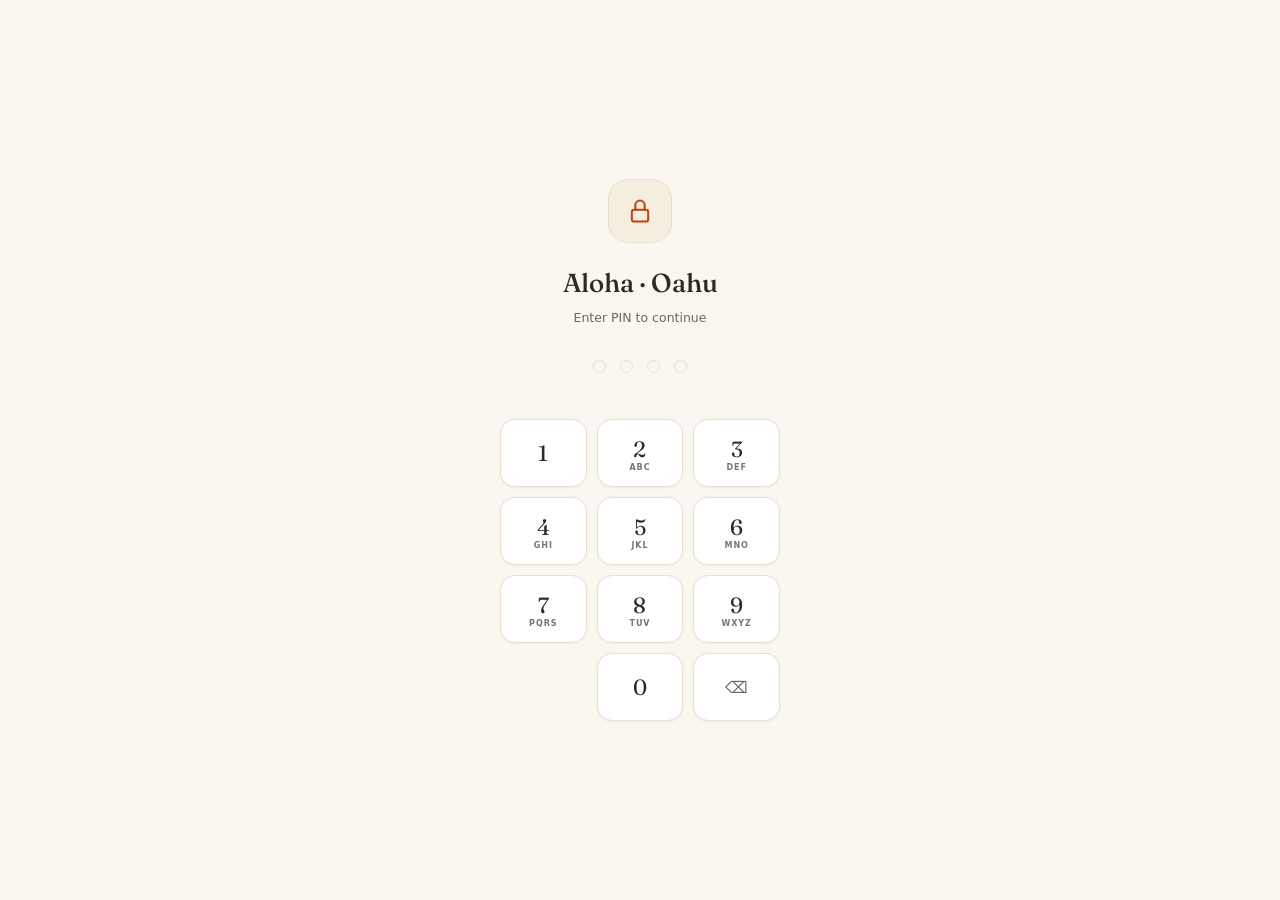
<file: index.html>
<!DOCTYPE html>
<html lang="en">
<head>
<meta charset="UTF-8">
<meta name="viewport" content="width=device-width,initial-scale=1,maximum-scale=5,viewport-fit=cover">
<meta name="apple-mobile-web-app-capable" content="yes">
<meta name="apple-mobile-web-app-status-bar-style" content="default">
<meta name="apple-mobile-web-app-title" content="Aloha Oahu">
<meta name="theme-color" content="#faf6f0">
<title>Aloha · Oahu</title>
<link href="https://fonts.googleapis.com/css2?family=Fraunces:ital,opsz,wght@0,9..144,400..600;1,9..144,400..500&display=swap" rel="stylesheet">
<link rel="stylesheet" href="css/style.css">
</head>
<body>

<!-- PIN LOCK SCREEN -->
<div id="lockscreen">
  <div class="lock-icon">
    <svg xmlns="http://www.w3.org/2000/svg" width="28" height="28" viewBox="0 0 24 24" fill="none" stroke="currentColor" stroke-width="1.75" stroke-linecap="round" stroke-linejoin="round"><rect x="5" y="11" width="14" height="10" rx="2"/><path d="M8 11v-4a4 4 0 0 1 8 0v4"/></svg>
  </div>
  <div class="lock-title">Aloha · Oahu</div>
  <div class="lock-sub">Enter PIN to continue</div>
  <div class="pin-dots" id="pinDots">
    <div class="pin-dot" id="d0"></div>
    <div class="pin-dot" id="d1"></div>
    <div class="pin-dot" id="d2"></div>
    <div class="pin-dot" id="d3"></div>
  </div>
  <div class="lock-error" id="lockError">Incorrect PIN — try again</div>
  <div class="pin-pad">
    <button class="pin-key" data-n="1">1<span class="key-sub"></span></button>
    <button class="pin-key" data-n="2">2<span class="key-sub">ABC</span></button>
    <button class="pin-key" data-n="3">3<span class="key-sub">DEF</span></button>
    <button class="pin-key" data-n="4">4<span class="key-sub">GHI</span></button>
    <button class="pin-key" data-n="5">5<span class="key-sub">JKL</span></button>
    <button class="pin-key" data-n="6">6<span class="key-sub">MNO</span></button>
    <button class="pin-key" data-n="7">7<span class="key-sub">PQRS</span></button>
    <button class="pin-key" data-n="8">8<span class="key-sub">TUV</span></button>
    <button class="pin-key" data-n="9">9<span class="key-sub">WXYZ</span></button>
    <button class="pin-key empty" disabled></button>
    <button class="pin-key" data-n="0">0</button>
    <button class="pin-key del" id="pinDel">&#x232B;</button>
  </div>
</div>

<div id="app" style="display:none">
<div class="topbar">
  <div class="topbar-inner">
    <div class="brand"><div class="brand-pip"></div> Aloha · Oahu</div>
    <button class="menu-btn" id="menubtn" aria-label="Menu"><svg xmlns="http://www.w3.org/2000/svg" width="20" height="20" viewBox="0 0 24 24" fill="none" stroke="currentColor" stroke-width="1.75" stroke-linecap="round" stroke-linejoin="round"><path stroke="none" d="M0 0h24v24H0z" fill="none"/><path d="M5 12m-1 0a1 1 0 1 0 2 0a1 1 0 1 0 -2 0"/><path d="M12 12m-1 0a1 1 0 1 0 2 0a1 1 0 1 0 -2 0"/><path d="M19 12m-1 0a1 1 0 1 0 2 0a1 1 0 1 0 -2 0"/></svg></button>
  </div>
</div>
<main id="main"></main>
<nav class="botnav">
  <button class="navbtn" data-page="today"><svg xmlns="http://www.w3.org/2000/svg" width="22" height="22" viewBox="0 0 24 24" fill="none" stroke="currentColor" stroke-width="1.75" stroke-linecap="round" stroke-linejoin="round"><path stroke="none" d="M0 0h24v24H0z" fill="none"/><path d="M12 12m-4 0a4 4 0 1 0 8 0a4 4 0 1 0 -8 0"/><path d="M3 12h1m8 -9v1m8 8h1m-9 8v1m-6.4 -15.4l.7 .7m12.1 -.7l-.7 .7m0 11.4l.7 .7m-12.1 -.7l-.7 .7"/></svg><span class="nlbl">Today</span></button>
  <button class="navbtn" data-page="trip"><svg xmlns="http://www.w3.org/2000/svg" width="22" height="22" viewBox="0 0 24 24" fill="none" stroke="currentColor" stroke-width="1.75" stroke-linecap="round" stroke-linejoin="round"><path stroke="none" d="M0 0h24v24H0z" fill="none"/><path d="M12 18.5l-3 -1.5l-6 3v-13l6 -3l6 3l6 -3v7.5"/><path d="M9 4.5v13"/><path d="M15 7.5v5.5"/><path d="M21.121 20.121a3 3 0 1 0 -4.242 0c.418 .419 1.125 1.045 2.121 1.879c1.051 -.89 1.759 -1.516 2.121 -1.879z"/><path d="M19 18v.01"/></svg><span class="nlbl">Trip</span></button>
  <button class="navbtn" data-page="bookings"><svg xmlns="http://www.w3.org/2000/svg" width="22" height="22" viewBox="0 0 24 24" fill="none" stroke="currentColor" stroke-width="1.75" stroke-linecap="round" stroke-linejoin="round"><path stroke="none" d="M0 0h24v24H0z" fill="none"/><path d="M9 11l3 3l8 -8"/><path d="M20 12v6a2 2 0 0 1 -2 2h-12a2 2 0 0 1 -2 -2v-12a2 2 0 0 1 2 -2h9"/></svg><span class="nlbl">Book</span></button>
  <button class="navbtn" data-page="food"><svg xmlns="http://www.w3.org/2000/svg" width="22" height="22" viewBox="0 0 24 24" fill="none" stroke="currentColor" stroke-width="1.75" stroke-linecap="round" stroke-linejoin="round"><path stroke="none" d="M0 0h24v24H0z" fill="none"/><path d="M4 11h16a1 1 0 0 1 1 1v.5c0 1.5 -2.517 5.573 -4 6.5v1a1 1 0 0 1 -1 1h-8a1 1 0 0 1 -1 -1v-1c-1.687 -1.054 -4 -5 -4 -6.5v-.5a1 1 0 0 1 1 -1z"/><path d="M12 3l0 8"/><path d="M9 6l3 -3l3 3"/></svg><span class="nlbl">Food</span></button>
  <button class="navbtn" data-page="costco"><svg xmlns="http://www.w3.org/2000/svg" width="22" height="22" viewBox="0 0 24 24" fill="none" stroke="currentColor" stroke-width="1.75" stroke-linecap="round" stroke-linejoin="round"><path stroke="none" d="M0 0h24v24H0z" fill="none"/><path d="M6 19m-2 0a2 2 0 1 0 4 0a2 2 0 1 0 -4 0"/><path d="M17 19m-2 0a2 2 0 1 0 4 0a2 2 0 1 0 -4 0"/><path d="M17 17h-11v-14h-2"/><path d="M6 5l14 1l-1 7h-13"/></svg><span class="nlbl">Costco</span></button>
</nav>
<div class="overlay" id="overlay"></div>
<div class="menusheet" id="msheet">
  <div class="menuhandle"></div>
  <ul class="menulist">
    <li class="menuitem" data-action="reset-costco"><svg xmlns="http://www.w3.org/2000/svg" width="18" height="18" viewBox="0 0 24 24" fill="none" stroke="currentColor" stroke-width="1.75" stroke-linecap="round" stroke-linejoin="round"><path stroke="none" d="M0 0h24v24H0z" fill="none"/><path d="M20 11a8.1 8.1 0 0 0 -15.5 -2m-.5 -4v4h4"/><path d="M4 13a8.1 8.1 0 0 0 15.5 2m.5 4v-4h-4"/></svg> Reset Costco list</li>
    <li class="menuitem" data-action="reset-bookings"><svg xmlns="http://www.w3.org/2000/svg" width="18" height="18" viewBox="0 0 24 24" fill="none" stroke="currentColor" stroke-width="1.75" stroke-linecap="round" stroke-linejoin="round"><path stroke="none" d="M0 0h24v24H0z" fill="none"/><path d="M20 11a8.1 8.1 0 0 0 -15.5 -2m-.5 -4v4h4"/><path d="M4 13a8.1 8.1 0 0 0 15.5 2m.5 4v-4h-4"/></svg> Reset bookings</li>
    <li class="menuitem" data-action="about"><svg xmlns="http://www.w3.org/2000/svg" width="18" height="18" viewBox="0 0 24 24" fill="none" stroke="currentColor" stroke-width="1.75" stroke-linecap="round" stroke-linejoin="round"><path stroke="none" d="M0 0h24v24H0z" fill="none"/><path d="M3 12a9 9 0 1 0 18 0a9 9 0 0 0 -18 0"/><path d="M12 9h.01"/><path d="M11 12h1v4h1"/></svg> About this app</li>
  </ul>
</div>
</div><!-- /#app -->

<script src="js/data.js"></script>
<script src="js/app.js"></script>
</body>
</html>
</file>
<file: css/style.css>
:root{
  --bg:#faf6f0;--bg-card:#fff;--bg-soft:#f4ede0;
  --ink:#2d2a26;--ink-soft:#6b6660;--ink-faint:#7a7470;
  --line:#e8dfd0;--line-soft:#f0e8d8;
  --accent:#c2410c;
  --gold:#7a5800;--palm:#4a7c3a;
  --serif:"Fraunces","Cormorant Garamond",Georgia,serif;
  --sans:-apple-system,BlinkMacSystemFont,system-ui,sans-serif;
}
.th-blue{--da:#0e6e8c;--ds:#daeef5;--di:#073e51}
.th-green{--da:#4a7c3a;--ds:#dff0d8;--di:#2a4720}
.th-amber{--da:#b8860b;--ds:#fdf3d0;--di:#6b4d05}
.th-pink{--da:#b03060;--ds:#fce8ef;--di:#5e1933}
.th-purple{--da:#6b46a8;--ds:#ede8f7;--di:#3a2462}
.th-teal{--da:#0c7a73;--ds:#d8f0ee;--di:#064341}
*{box-sizing:border-box;margin:0;padding:0}
html,body{background:var(--bg);color:var(--ink);font-family:var(--sans);
  font-size:15px;line-height:1.55;-webkit-font-smoothing:antialiased;
  overscroll-behavior:none}
body{max-width:480px;margin:0 auto;min-height:100vh;padding-bottom:88px}
h1,h2{font-family:var(--serif);font-weight:500;letter-spacing:-.01em}
h1{font-size:34px;line-height:1.08}
h2{font-size:22px;line-height:1.15}

/* TOP BAR */
.topbar{position:sticky;top:0;z-index:50;
background:rgba(250,246,240,.93);
backdrop-filter:saturate(180%) blur(16px);
-webkit-backdrop-filter:saturate(180%) blur(16px);
border-bottom:.5px solid var(--line)}
.topbar-inner{display:flex;align-items:center;justify-content:space-between;padding:11px 18px}
.brand{display:flex;align-items:center;gap:7px;font-family:var(--serif);font-size:17px;font-weight:500;color:var(--ink)}
.brand-pip{width:7px;height:7px;border-radius:50%;background:var(--accent)}
.menu-btn{width:34px;height:34px;border:none;background:transparent;color:var(--ink);
border-radius:9px;cursor:pointer;display:flex;align-items:center;justify-content:center;
transition:background .15s}
.menu-btn:hover{background:var(--bg-soft)}
.menu-btn svg{display:block}

/* PAGES */
.page{display:none;padding:0 18px;animation:fi .22s ease}
.page.active{display:block}
@keyframes fi{from{opacity:0;transform:translateY(4px)}to{opacity:1;transform:translateY(0)}}

/* DAY PICKER */
.daypicker{
display:flex;gap:7px;overflow-x:auto;padding:10px 18px;
scrollbar-width:none;-ms-overflow-style:none;
background:var(--bg);border-bottom:.5px solid var(--line);
position:sticky;top:var(--topbar-h,56px);z-index:40;margin:0 -18px}
.daypicker::-webkit-scrollbar{display:none}
.daychip{flex-shrink:0;background:transparent;border:.5px solid var(--line);
border-radius:10px;padding:6px 11px;font-size:11.5px;font-family:var(--sans);
color:var(--ink-soft);cursor:pointer;transition:all .15s;
text-align:center;min-width:54px;line-height:1.25;font-weight:500}
.daychip .chipdate{display:block;font-size:10px;margin-top:1px;opacity:.75}
.daychip.active{background:var(--ink);color:var(--bg);border-color:var(--ink)}
.daychip.today{border-color:var(--accent);color:var(--accent)}
.daychip.today.active{background:var(--accent);border-color:var(--accent);color:#fff}

/* TODAY HERO */
.hero{padding:26px 0 22px;border-bottom:.5px solid var(--line);position:relative;overflow:hidden}
.hero-palm{display:none}
.hero>*{position:relative;z-index:1}
.hero-greeting{font-size:12.5px;color:var(--ink-soft);margin-bottom:3px}
.hero-greeting strong{color:var(--accent);font-weight:500}
.hero h1{margin-top:3px;font-size:30px;letter-spacing:-.022em}
.hero-meta{display:flex;gap:14px;margin-top:12px;font-size:12.5px;color:var(--ink-soft)}
.hero-meta span{display:inline-flex;align-items:center;gap:5px}
.hero-meta svg{flex-shrink:0}
.hero-summary{font-family:var(--serif);font-style:italic;font-size:15.5px;line-height:1.5;
color:var(--ink-soft);margin-top:14px;padding-right:80px}

/* WEATHER STRIP */
.wxstrip{display:flex;gap:0;border-bottom:.5px solid var(--line)}
.wxcell{flex:1;padding:13px 0;border-right:.5px solid var(--line)}
.wxcell:last-child{border-right:none;padding-left:14px}
.wxcell:first-child{padding-right:0}
.wx-lbl{font-size:9.5px;letter-spacing:.14em;text-transform:uppercase;color:var(--ink-faint);margin-bottom:3px;font-weight:600}
.wx-val{font-family:var(--serif);font-size:16px;font-weight:500;line-height:1.2}
.wx-val.sm{font-size:12.5px;font-style:italic;font-weight:400}

/* TIMELINE */
.timeline{padding:18px 0 8px}
.tl-event{display:grid;grid-template-columns:58px 1fr;gap:11px;
padding:9px 0;position:relative;cursor:pointer;-webkit-tap-highlight-color:transparent}
.tl-event:not(:last-child)::before{
content:"";position:absolute;left:65px;top:36px;bottom:-9px;
width:1.5px;background:linear-gradient(to bottom,var(--line) 55%,transparent)}
.evtime{font-family:var(--serif);font-size:12.5px;font-weight:500;
text-align:right;color:var(--ink-soft);padding-top:13px;letter-spacing:-.01em}
.evtime small{font-size:9.5px;letter-spacing:.1em;color:var(--ink-faint);display:block;margin-top:1px}
.evbody{border-radius:13px;background:var(--bg-card);border:.5px solid var(--line);
padding:12px 14px;transition:transform .15s ease,border-color .2s,box-shadow .2s;
position:relative;overflow:hidden}
.evbody::before{content:"";position:absolute;left:0;top:0;bottom:0;width:3px;
background:var(--da,var(--accent));border-radius:0}
.tl-event:active .evbody{transform:scale(.987)}
.tl-event.open .evbody{border-color:var(--da,var(--accent));box-shadow:0 2px 10px rgba(60,40,20,.08)}
.evrow{display:flex;align-items:center;gap:9px}
.evicon{width:31px;height:31px;border-radius:8px;flex-shrink:0;
background:var(--ds,var(--bg-soft));color:var(--di,var(--accent));
display:flex;align-items:center;justify-content:center}
.evicon svg{display:block}
.evtitle{font-size:14px;font-weight:500;flex:1;line-height:1.3;color:var(--ink)}
.evchev{color:var(--ink-faint);transition:transform .2s;flex-shrink:0}
.evchev svg{display:block}
.tl-event.open .evchev{transform:rotate(180deg)}
.evdesc{font-size:12.5px;color:var(--ink-soft);margin-top:5px;padding-left:40px;line-height:1.5}

/* HINT PILLS — shown collapsed, act as preview */
.hintrow{display:flex;gap:4px;margin-top:8px;padding-left:40px;flex-wrap:wrap}
.hint{display:inline-flex;align-items:center;gap:3px;
font-size:10px;font-weight:500;padding:2px 7px;
border-radius:999px;border:.5px solid;letter-spacing:.01em}
.hint svg{display:block;flex-shrink:0}
.h-outfit{background:#f3e8ff;color:#6b21a8;border-color:#d8b4fe}
.h-weather{background:#daeef5;color:#073e51;border-color:#9fd4e6}
.h-alt{background:#dff0d8;color:#2a4720;border-color:#9ecf88}
.h-note{background:#fdf3d0;color:#6b4d05;border-color:#f5d87a}
.h-gentle{background:#f3e8ff;color:#6b21a8;border-color:#d8b4fe}
.h-urgent{background:#fee2e2;color:#991b1b;border-color:#fca5a5}
.h-book{background:#fce8ef;color:#5e1933;border-color:#f4abc3}
.h-optional{background:var(--line-soft);color:var(--ink-faint);border-color:var(--line)}

/* BADGE PILLS — category tags */
.badgerow{display:flex;gap:4px;margin-top:5px;padding-left:40px;flex-wrap:wrap}
.badge{display:inline-flex;align-items:center;gap:3px;font-size:10px;
padding:2px 7px;border-radius:999px;font-weight:500;
background:var(--ds,var(--bg-soft));color:var(--di,var(--accent))}
.badge.urgent{background:#fee2e2;color:#991b1b}
.badge.optional{background:var(--line-soft);color:var(--ink-faint)}
.badge.highlight{background:#fef3c7;color:#854d0e}
.badge.gentle{background:#f3e8ff;color:#6b21a8}

/* EXPANDED DETAILS */
.evdetails{max-height:0;overflow:hidden;transition:max-height .3s ease}
.tl-event.open .evdetails{max-height:800px}
.det-inner{padding:12px 0 2px 40px}
.det-sep{height:.5px;background:var(--line-soft);margin-bottom:13px}
.detblock{margin-bottom:12px}
.detblock:last-child{margin-bottom:0}
.detlbl{font-size:9.5px;letter-spacing:.14em;text-transform:uppercase;
font-weight:600;margin-bottom:4px;display:flex;align-items:center;gap:4px}
.detlbl svg{display:block;flex-shrink:0}
.detlbl.outfit{color:#6b21a8}
.detlbl.weather{color:#0c5a7a}
.detlbl.alt{color:#2a4720}
.detlbl.note{color:#6b4d05}
.detval{font-size:12.5px;line-height:1.55;color:var(--ink)}
.detval ul{padding-left:14px;margin-top:3px}
.detval li{margin-bottom:2px;list-style:"→ ";padding-left:3px}

/* BOTTOM NAV */
.botnav{position:fixed;bottom:0;left:50%;transform:translateX(-50%);
width:100%;max-width:480px;display:flex;justify-content:space-around;
background:rgba(250,246,240,.95);
backdrop-filter:saturate(180%) blur(16px);
-webkit-backdrop-filter:saturate(180%) blur(16px);
border-top:.5px solid var(--line);z-index:100;
padding:7px 0 calc(7px + env(safe-area-inset-bottom))}
.navbtn{background:transparent;border:none;color:var(--ink-faint);flex:1;
display:flex;flex-direction:column;align-items:center;justify-content:center;
gap:2px;padding:7px 4px;cursor:pointer;transition:color .15s;font-family:var(--sans)}
.navbtn svg{display:block}
.navbtn .nlbl{font-size:10px;font-weight:500;letter-spacing:.02em;margin-top:1px}
.navbtn.active{color:var(--accent)}

/* TRIP OVERVIEW */
.trip-hero{padding:30px 0 24px}
.trip-hero h1{font-size:44px;letter-spacing:-.03em;line-height:1;margin-bottom:5px}
.trip-hero h1 em{font-style:italic;color:var(--accent)}
.trip-hero .dates{font-family:var(--serif);font-size:15px;color:var(--ink-soft);font-style:italic}
.sec-title{font-size:10.5px;letter-spacing:.16em;text-transform:uppercase;
color:var(--ink-faint);margin:22px 0 11px;font-weight:600;
display:flex;align-items:center;gap:10px}
.sec-title::after{content:"";flex:1;height:.5px;background:var(--line)}
.meta-grid{display:grid;grid-template-columns:1fr 1fr;gap:10px;margin-bottom:4px}
.metastat{background:var(--bg-card);border:.5px solid var(--line);border-radius:12px;padding:13px}
.metastat .mlbl{font-size:9.5px;letter-spacing:.14em;text-transform:uppercase;color:var(--ink-faint);font-weight:600}
.metastat .mval{font-family:var(--serif);font-size:16px;font-weight:500;margin-top:3px}
.metastat .msub{font-size:11px;color:var(--ink-soft);margin-top:1px}
.contact-grid{display:grid;grid-template-columns:1fr 1fr;gap:8px}
.contactbtn{background:var(--bg-card);border:.5px solid var(--line);border-radius:12px;
padding:11px 13px;display:flex;align-items:center;gap:10px;
text-decoration:none;color:var(--ink);cursor:pointer;
transition:transform .15s;-webkit-tap-highlight-color:transparent}
.contactbtn:active{transform:scale(.97)}
.ci{width:31px;height:31px;border-radius:8px;background:var(--bg-soft);
color:var(--accent);display:flex;align-items:center;justify-content:center;flex-shrink:0}
.ci svg{display:block}
.ct{font-size:12px;font-weight:500;line-height:1.25}
.ct small{font-size:10.5px;color:var(--ink-faint);font-weight:400;display:block}
.daycards{display:flex;flex-direction:column;gap:8px;margin-bottom:24px}
.daycard{background:var(--bg-card);border:.5px solid var(--line);border-radius:13px;
padding:13px 15px;display:flex;align-items:center;gap:13px;
cursor:pointer;-webkit-tap-highlight-color:transparent;
transition:transform .15s;position:relative;overflow:hidden}
.daycard::before{content:"";position:absolute;left:0;top:0;bottom:0;width:3px;
background:var(--da,var(--accent))}
.daycard:active{transform:scale(.99)}
.dcnum{font-family:var(--serif);font-size:26px;font-weight:500;color:var(--da,var(--accent));
line-height:1;text-align:center;min-width:42px;font-style:italic}
.dcnum small{display:block;font-size:9.5px;letter-spacing:.12em;color:var(--ink-faint);
margin-top:3px;font-style:normal}
.dcbody{flex:1;min-width:0}
.dcbody .dctitle{font-size:14.5px;font-weight:500;line-height:1.25;margin-bottom:2px}
.dcbody .dcsub{font-size:11.5px;color:var(--ink-soft)}
.dcarrow{color:var(--ink-faint);flex-shrink:0}
.dcarrow svg{display:block}

/* LIST PAGES */
.listpage h1{margin:26px 0 6px}
.listpage .pagesub{color:var(--ink-soft);font-size:14px;margin-bottom:20px;
font-family:var(--serif);font-style:italic}
.progress-bar{background:var(--bg-card);border:.5px solid var(--line);border-radius:12px;
padding:13px;margin-bottom:18px}
.pb-row{display:flex;justify-content:space-between;margin-bottom:7px;font-size:12px;color:var(--ink-soft)}
.pb-track{height:5px;background:var(--bg-soft);border-radius:3px;overflow:hidden}
.pb-fill{height:100%;border-radius:3px;transition:width .4s ease}

/* BOOKINGS */
.bookcard{background:var(--bg-card);border:.5px solid var(--line);border-radius:13px;
padding:13px 15px;margin-bottom:9px;cursor:pointer;transition:transform .15s;
-webkit-tap-highlight-color:transparent}
.bookcard:active{transform:scale(.98)}
.bookcard.done{background:linear-gradient(to right,#f0f9eb,var(--bg-card));border-color:#c8e6a8}
.bookcard-hd{display:flex;justify-content:space-between;align-items:flex-start;margin-bottom:5px}
.bookcard h3{font-family:var(--sans);font-size:14.5px;font-weight:500;line-height:1.3}
.bookcheck{width:22px;height:22px;border-radius:50%;border:1.5px solid var(--line);
flex-shrink:0;display:flex;align-items:center;justify-content:center;transition:all .15s}
.bookcheck svg{display:block}
.bookcard.done .bookcheck{background:#4a7c3a;border-color:#4a7c3a;color:#fff}
.bookwhere{font-size:11.5px;color:var(--ink-soft);margin-bottom:3px}
.bookwhen{font-size:11.5px;font-weight:500;color:var(--accent);margin-bottom:3px}
.bookcard.done .bookwhen{color:#4a7c3a}
.booknotes{font-size:11.5px;color:var(--ink-soft);line-height:1.4}

/* FOOD */
.food-filters{display:flex;gap:6px;overflow-x:auto;padding-bottom:11px;
margin-bottom:14px;scrollbar-width:none}
.food-filters::-webkit-scrollbar{display:none}
.fchip{flex-shrink:0;background:transparent;border:.5px solid var(--line);
border-radius:999px;padding:5px 11px;font-size:12px;color:var(--ink-soft);
cursor:pointer;transition:all .15s;font-family:var(--sans)}
.fchip.active{background:var(--ink);color:var(--bg);border-color:var(--ink)}
.foodcard{background:var(--bg-card);border:.5px solid var(--line);
border-radius:13px;padding:13px 15px;margin-bottom:8px}
.foodcard-row{display:flex;align-items:baseline;justify-content:space-between;gap:8px;margin-bottom:3px}
.foodname{font-size:14.5px;font-weight:500;flex:1}
.foodprice{font-family:var(--serif);font-size:14px;color:var(--gold)}
.foodwhat{font-size:12.5px;color:var(--ink);line-height:1.4;margin-bottom:5px}
.foodmeta{display:flex;gap:9px;font-size:11px;color:var(--ink-faint);margin-top:5px}
.foodtype{background:var(--bg-soft);color:var(--ink-soft);padding:1px 7px;border-radius:4px;font-weight:500}

/* COSTCO */
.costo-section{margin-bottom:20px}
.costo-sec-title{font-size:10px;letter-spacing:.16em;text-transform:uppercase;
color:var(--ink-faint);margin-bottom:9px;padding-bottom:5px;
border-bottom:.5px solid var(--line);font-weight:600}
.costoitem{display:flex;align-items:center;padding:11px 0;
border-bottom:.5px solid var(--line-soft);cursor:pointer;
-webkit-tap-highlight-color:transparent;gap:11px}
.costocheck{width:22px;height:22px;border-radius:6px;border:1.5px solid var(--line);
flex-shrink:0;display:flex;align-items:center;justify-content:center;
transition:all .15s;background:var(--bg-card)}
.costocheck svg{display:block}
.costoitem.checked .costocheck{background:var(--palm);border-color:var(--palm);color:#fff}
.costoitem.checked .costoname{text-decoration:line-through;color:var(--ink-faint)}
.costotext{flex:1}
.costoname{font-size:13.5px;font-weight:500;line-height:1.3}
.costonote{font-size:11px;color:var(--ink-faint);margin-top:2px}

/* MENU SHEET */
.overlay{position:fixed;inset:0;background:rgba(0,0,0,.38);z-index:200;
opacity:0;pointer-events:none;transition:opacity .2s}
.overlay.open{opacity:1;pointer-events:auto}
.menusheet{position:fixed;bottom:0;left:0;right:0;background:var(--bg);
border-radius:22px 22px 0 0;z-index:201;padding:10px 22px calc(22px + env(safe-area-inset-bottom));
max-width:480px;margin:0 auto;transform:translateY(100%);
transition:transform .25s cubic-bezier(.22,1,.36,1)}
.menusheet.open{transform:translateY(0)}
.menuhandle{width:34px;height:4px;background:var(--line);border-radius:2px;margin:7px auto 16px}
.menulist{list-style:none}
.menuitem{display:flex;align-items:center;gap:13px;padding:13px 0;
border-bottom:.5px solid var(--line-soft);cursor:pointer;font-size:14.5px;
-webkit-tap-highlight-color:transparent}
.menuitem svg{display:block;color:var(--ink-soft)}
.menuitem:last-child{border-bottom:none}
.menuitem:active{color:var(--accent)}

/* EVENT CATEGORY COLORS (B: card tint + stripe, C: pill) */
.cat-pill{display:inline-flex;align-items:center;gap:4px;font-size:9.5px;font-weight:600;
padding:2px 8px;border-radius:999px;letter-spacing:.03em}

.cat-transit .evbody{background:#f0f8ff;border-color:#bae6fd}
.cat-transit .evbody::before,.cat-transit.tl-event.open .evbody{border-color:#0369a1}
.cat-transit .evbody::before{background:#0369a1}
.cat-transit .evicon{background:#bae6fd;color:#0369a1}
.cat-transit .cat-pill{background:#e0f2fe;color:#0369a1;border:.5px solid #bae6fd}

.cat-food .evbody{background:#fff8f0;border-color:#fed7aa}
.cat-food .evbody::before{background:#c2410c}
.cat-food.tl-event.open .evbody{border-color:#c2410c}
.cat-food .evicon{background:#fed7aa;color:#c2410c}
.cat-food .cat-pill{background:#fff7ed;color:#c2410c;border:.5px solid #fed7aa}

.cat-activity .evbody{background:#f0fdf9;border-color:#99f6e4}
.cat-activity .evbody::before{background:#0d9488}
.cat-activity.tl-event.open .evbody{border-color:#0d9488}
.cat-activity .evicon{background:#99f6e4;color:#0d9488}
.cat-activity .cat-pill{background:#d1fae5;color:#0d9488;border:.5px solid #99f6e4}

.cat-culture .evbody{background:#f5f3ff;border-color:#ddd6fe}
.cat-culture .evbody::before{background:#6d28d9}
.cat-culture.tl-event.open .evbody{border-color:#6d28d9}
.cat-culture .evicon{background:#ddd6fe;color:#6d28d9}
.cat-culture .cat-pill{background:#ede9fe;color:#6d28d9;border:.5px solid #ddd6fe}

.cat-rest .evbody{background:#faf6f0;border-color:#e8dfd0}
.cat-rest .evbody::before{background:#9e9490}
.cat-rest.tl-event.open .evbody{border-color:#9e9490}
.cat-rest .evicon{background:#e8dfd0;color:#7a7470}
.cat-rest .cat-pill{background:#f4ede0;color:#7a7470;border:.5px solid #e8dfd0}

.cat-task .evbody{background:#fffbeb;border-color:#fde68a}
.cat-task .evbody::before{background:#b45309}
.cat-task.tl-event.open .evbody{border-color:#b45309}
.cat-task .evicon{background:#fde68a;color:#b45309}
.cat-task .cat-pill{background:#fef3c7;color:#b45309;border:.5px solid #fde68a}

.cat-urgent .evbody{background:#fff1f2;border-color:#fecdd3}
.cat-urgent .evbody::before{background:#dc2626}
.cat-urgent.tl-event.open .evbody{border-color:#dc2626}
.cat-urgent .evicon{background:#fecdd3;color:#dc2626}
.cat-urgent .cat-pill{background:#fee2e2;color:#dc2626;border:.5px solid #fca5a5}

/* FOOTER */
.footnote{text-align:center;font-size:11px;color:var(--ink-faint);
padding:28px 18px 14px;font-family:var(--serif);font-style:italic}

/* PIN LOCK SCREEN */
#lockscreen{
position:fixed;top:0;left:0;right:0;bottom:0;z-index:9999;
background:var(--bg);
display:flex;flex-direction:column;align-items:center;justify-content:center;
padding:32px 24px calc(32px + env(safe-area-inset-bottom));
transition:opacity .35s ease, transform .35s ease;
overflow:hidden;
}
#lockscreen.unlocking{opacity:0;transform:scale(1.04);pointer-events:none}
.lock-icon{
width:64px;height:64px;border-radius:20px;
background:var(--bg-soft);border:.5px solid var(--line);
display:flex;align-items:center;justify-content:center;
margin-bottom:20px;
color:var(--accent);
}
.lock-title{font-family:var(--serif);font-size:26px;font-weight:500;
color:var(--ink);letter-spacing:-.01em;margin-bottom:5px;text-align:center}
.lock-sub{font-size:12.5px;color:var(--ink-soft);text-align:center;margin-bottom:32px}
.pin-dots{display:flex;gap:14px;margin-bottom:36px}
.pin-dot{
width:13px;height:13px;border-radius:50%;
border:1.5px solid var(--line);background:transparent;
transition:all .15s cubic-bezier(.34,1.56,.64,1);
}
.pin-dot.filled{background:var(--accent);border-color:var(--accent);transform:scale(1.15)}
.pin-dot.error{background:#ef4444;border-color:#ef4444}
.pin-pad{display:grid;grid-template-columns:repeat(3,1fr);gap:10px;width:100%;max-width:280px}
.pin-key{
height:68px;border-radius:15px;border:.5px solid var(--line);
background:var(--bg-card);color:var(--ink);font-size:22px;font-weight:400;
font-family:var(--serif);cursor:pointer;
display:flex;flex-direction:column;align-items:center;justify-content:center;gap:1px;
transition:transform .1s ease, background .1s, box-shadow .1s;
-webkit-tap-highlight-color:transparent;
box-shadow:0 1px 3px rgba(0,0,0,.05);
user-select:none;touch-action:manipulation;
}
.pin-key:active{transform:scale(.94);background:var(--bg-soft)}
.pin-key .key-sub{font-family:var(--sans);font-size:8px;letter-spacing:.12em;
color:var(--ink-faint);text-transform:uppercase;font-weight:600;line-height:1}
.pin-key.del{font-size:16px;color:var(--ink-soft)}
.pin-key.empty{border:none;background:transparent;box-shadow:none;cursor:default}
.pin-key.empty:active{transform:none}
.lock-error{font-size:12px;color:#ef4444;text-align:center;
margin-top:-24px;margin-bottom:16px;min-height:16px;
opacity:0;transition:opacity .2s}
.lock-error.show{opacity:1}
@keyframes shake{
0%,100%{transform:translateX(0)}
20%{transform:translateX(-7px)}
40%{transform:translateX(7px)}
60%{transform:translateX(-5px)}
80%{transform:translateX(4px)}
}
.pin-dots.shake{animation:shake .38s ease}
</file>
